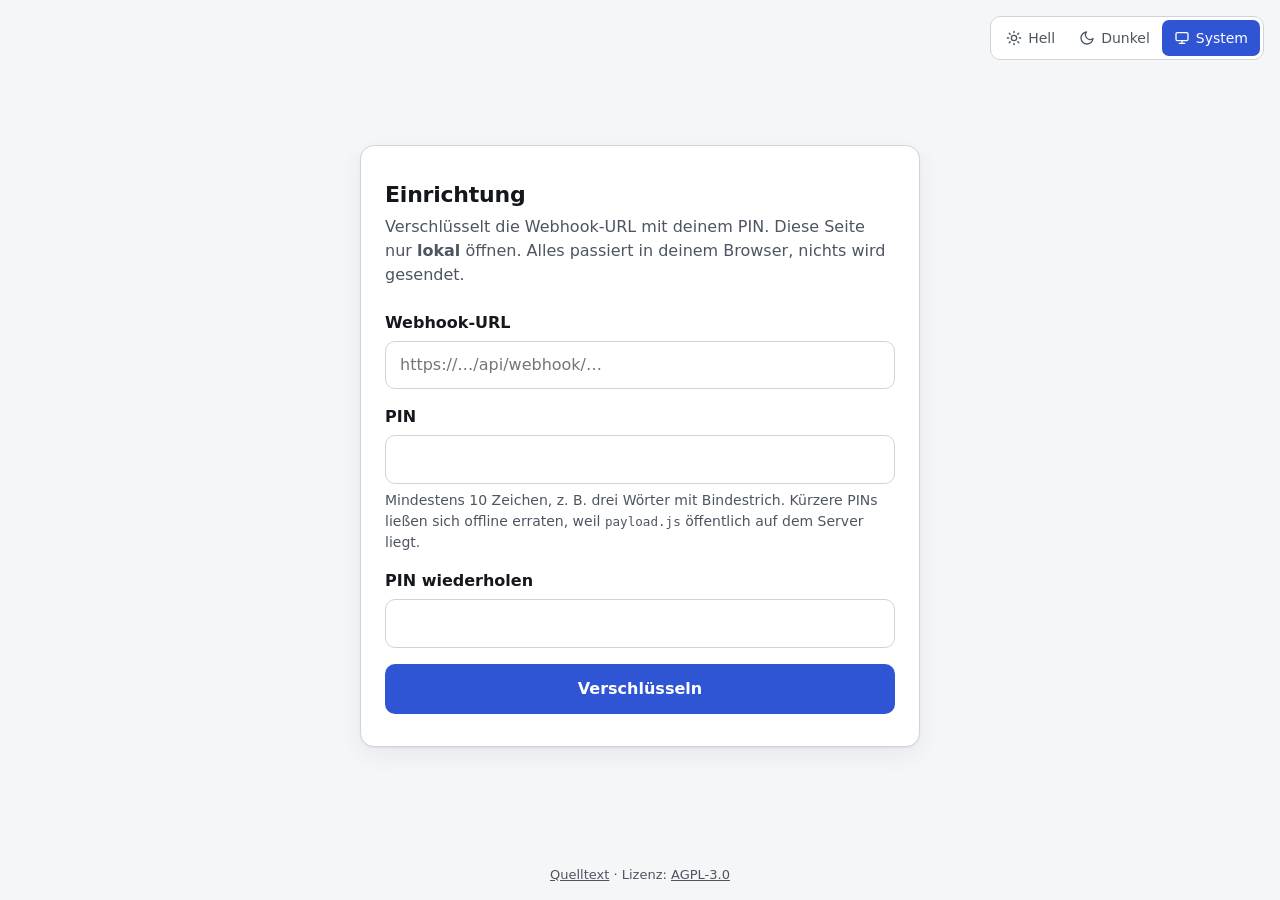
<file: setup.html>
<!DOCTYPE html>
<html lang="de">
<head>
<meta charset="UTF-8" />
<meta name="viewport" content="width=device-width, initial-scale=1.0" />
<meta name="robots" content="noindex, nofollow" />
<meta name="color-scheme" content="light dark" />
<title>Einrichtung</title>
<link rel="stylesheet" href="style.css" />
<script src="theme.js"></script>
<script src="setup.js" defer></script>
</head>
<body>
  <header>
    <fieldset class="theme-switch">
      <legend>Farbschema</legend>
      <input type="radio" name="theme" id="theme-light" value="light" />
      <label for="theme-light">
        <svg viewBox="0 0 24 24" fill="none" stroke="currentColor" stroke-width="2" stroke-linecap="round" aria-hidden="true"><circle cx="12" cy="12" r="4"/><path d="M12 2v2M12 20v2M4.9 4.9l1.4 1.4M17.7 17.7l1.4 1.4M2 12h2M20 12h2M4.9 19.1l1.4-1.4M17.7 6.3l1.4-1.4"/></svg>
        <span class="txt">Hell</span>
      </label>
      <input type="radio" name="theme" id="theme-dark" value="dark" />
      <label for="theme-dark">
        <svg viewBox="0 0 24 24" fill="none" stroke="currentColor" stroke-width="2" stroke-linecap="round" stroke-linejoin="round" aria-hidden="true"><path d="M21 12.8A9 9 0 1 1 11.2 3a7 7 0 0 0 9.8 9.8z"/></svg>
        <span class="txt">Dunkel</span>
      </label>
      <input type="radio" name="theme" id="theme-system" value="system" />
      <label for="theme-system">
        <svg viewBox="0 0 24 24" fill="none" stroke="currentColor" stroke-width="2" stroke-linecap="round" stroke-linejoin="round" aria-hidden="true"><rect x="3" y="4" width="18" height="12" rx="2"/><path d="M8 20h8M12 16v4"/></svg>
        <span class="txt">System</span>
      </label>
    </fieldset>
  </header>

  <main>
    <div class="card wide">
      <h1>Einrichtung</h1>
      <p class="lead">Verschlüsselt die Webhook-URL mit deinem PIN. Diese Seite nur
        <strong>lokal</strong> öffnen. Alles passiert in deinem Browser, nichts wird gesendet.</p>

      <form id="setupForm" autocomplete="off">
        <label class="field" for="url">Webhook-URL</label>
        <input class="input" id="url" type="url" required
               placeholder="https://…/api/webhook/…" spellcheck="false" />

        <label class="field" for="pin">PIN</label>
        <input class="input pin" id="pin" type="password" required minlength="10"
               aria-describedby="pinHint" />
        <p class="hint" id="pinHint">Mindestens 10 Zeichen, z. B. drei Wörter mit Bindestrich. Kürzere PINs ließen sich offline erraten, weil <code>payload.js</code> öffentlich auf dem Server liegt.</p>

        <label class="field" for="pin2">PIN wiederholen</label>
        <input class="input pin" id="pin2" type="password" required />

        <button class="btn" id="goBtn" type="submit">Verschlüsseln</button>
      </form>

      <div class="status" id="status" role="status" aria-live="polite">
        <span id="statusIcon"></span>
        <div id="statusText"></div>
      </div>

      <section id="result" class="hidden" aria-labelledby="resultTitle">
        <hr />
        <label class="field" id="resultTitle" for="out">Inhalt für <code>payload.js</code></label>
        <textarea class="input" id="out" readonly spellcheck="false"></textarea>
        <div class="btn-row">
          <button class="btn" id="downloadBtn" type="button">payload.js herunterladen</button>
          <button class="btn secondary" id="copyBtn" type="button">Kopieren</button>
        </div>
      </section>
    </div>
  </main>

  <footer>
    <a href="https://github.com/listiges-kaenguru/ha-nachbarschaftshilfe">Quelltext</a>
    · Lizenz: <a href="https://www.gnu.org/licenses/agpl-3.0.html">AGPL-3.0</a>
  </footer>
</body>
</html>
</file>
<file: style.css>
:root {
  --bg: #f5f6f8;
  --surface: #ffffff;
  --text: #14171c;
  --muted: #4d5561;
  --border: #cfd4db;
  --accent: #2f55d4;
  --accent-hover: #2446b8;
  --on-accent: #ffffff;
  --focus: #2f55d4;
  --info-bg: #eaf0ff;   --info-fg: #1d3a9c;   --info-bd: #b4c5f5;
  --ok-bg: #e8f6ee;     --ok-fg: #155c34;     --ok-bd: #a7dbbd;
  --err-bg: #fdecec;    --err-fg: #9b1c1c;    --err-bd: #f1b0b0;
  --shadow: 0 1px 2px rgba(20,23,28,.06), 0 8px 24px rgba(20,23,28,.06);
  color-scheme: light;
}
@media (prefers-color-scheme: dark) {
  :root:not([data-theme="light"]) {
    --bg: #101216;
    --surface: #191c22;
    --text: #e8eaee;
    --muted: #a4abb6;
    --border: #343a44;
    --accent: #8aa2ff;
    --accent-hover: #a5b8ff;
    --on-accent: #0c0f1a;
    --focus: #a5b8ff;
    --info-bg: #1a2240;   --info-fg: #c4d1ff;   --info-bd: #34427a;
    --ok-bg: #122a1d;     --ok-fg: #a8e6c1;     --ok-bd: #25563a;
    --err-bg: #331617;    --err-fg: #ffbcbc;    --err-bd: #6b2a2c;
    --shadow: 0 1px 2px rgba(0,0,0,.4), 0 8px 24px rgba(0,0,0,.3);
    color-scheme: dark;
  }
}
:root[data-theme="dark"] {
  --bg: #101216;
  --surface: #191c22;
  --text: #e8eaee;
  --muted: #a4abb6;
  --border: #343a44;
  --accent: #8aa2ff;
  --accent-hover: #a5b8ff;
  --on-accent: #0c0f1a;
  --focus: #a5b8ff;
  --info-bg: #1a2240;   --info-fg: #c4d1ff;   --info-bd: #34427a;
  --ok-bg: #122a1d;     --ok-fg: #a8e6c1;     --ok-bd: #25563a;
  --err-bg: #331617;    --err-fg: #ffbcbc;    --err-bd: #6b2a2c;
  --shadow: 0 1px 2px rgba(0,0,0,.4), 0 8px 24px rgba(0,0,0,.3);
  color-scheme: dark;
}

* { box-sizing: border-box; }
html { -webkit-text-size-adjust: 100%; }
body {
  margin: 0;
  min-height: 100vh;
  min-height: 100dvh;
  display: flex;
  flex-direction: column;
  font-family: system-ui, -apple-system, "Segoe UI", Roboto, sans-serif;
  font-size: 1rem;
  line-height: 1.5;
  background: var(--bg);
  color: var(--text);
}

header {
  display: flex;
  justify-content: flex-end;
  padding: 16px;
}
main {
  flex: 1;
  display: flex;
  align-items: center;
  justify-content: center;
  padding: 0 16px 48px;
}
footer {
  padding: 0 16px 16px;
  text-align: center;
  font-size: .8125rem;
  color: var(--muted);
}
footer a { color: inherit; }
footer a:hover { color: var(--text); }

.card {
  width: 100%;
  max-width: 400px;
  background: var(--surface);
  border: 1px solid var(--border);
  border-radius: 14px;
  padding: 32px 24px;
  box-shadow: var(--shadow);
}
.card.wide { max-width: 560px; }
h1 {
  margin: 0 0 4px;
  font-size: 1.375rem;
  font-weight: 650;
  letter-spacing: -.01em;
}
.lead {
  margin: 0 0 24px;
  color: var(--muted);
}
.hint {
  margin: -10px 0 16px;
  font-size: .875rem;
  color: var(--muted);
}
code {
  font-family: ui-monospace, "SFMono-Regular", Menlo, Consolas, monospace;
  font-size: .9em;
}

label.field {
  display: block;
  font-weight: 600;
  margin-bottom: 6px;
}
.input {
  display: block;
  width: 100%;
  min-height: 48px;
  padding: 10px 14px;
  margin-bottom: 16px;
  font: inherit;
  color: var(--text);
  background: var(--surface);
  border: 1px solid var(--border);
  border-radius: 10px;
}
.input:disabled { opacity: .6; }
.input[aria-invalid="true"] { border-color: var(--err-fg); }
input.pin {
  font-size: 1.125rem;
  letter-spacing: .15em;
}
textarea.input {
  min-height: 120px;
  resize: vertical;
  font-family: ui-monospace, "SFMono-Regular", Menlo, Consolas, monospace;
  font-size: .8125rem;
  word-break: break-all;
}

.btn {
  width: 100%;
  min-height: 48px;
  padding: 12px 20px;
  font: inherit;
  font-weight: 600;
  color: var(--on-accent);
  background: var(--accent);
  border: 1px solid transparent;
  border-radius: 10px;
  cursor: pointer;
  transition: background-color .15s;
}
.btn:hover:not(:disabled) { background: var(--accent-hover); }
.btn:disabled { opacity: .55; cursor: not-allowed; }
.btn.secondary {
  color: var(--text);
  background: transparent;
  border-color: var(--border);
}
.btn.secondary:hover:not(:disabled) { background: var(--bg); }
.btn-row {
  display: flex;
  flex-wrap: wrap;
  gap: 8px;
}
.btn-row .btn { flex: 1 1 180px; }

:focus-visible {
  outline: 3px solid var(--focus);
  outline-offset: 2px;
}
.input:focus-visible { outline-offset: 0; border-color: var(--focus); }

.hidden { display: none !important; }

hr {
  margin: 28px 0 24px;
  border: 0;
  border-top: 1px solid var(--border);
}

.status {
  display: none;
  align-items: flex-start;
  gap: 10px;
  margin-top: 16px;
  padding: 12px 14px;
  border: 1px solid;
  border-radius: 10px;
  font-size: .9375rem;
}
.status.show { display: flex; }
.status.loading { background: var(--info-bg); color: var(--info-fg); border-color: var(--info-bd); }
.status.success { background: var(--ok-bg);   color: var(--ok-fg);   border-color: var(--ok-bd); }
.status.error   { background: var(--err-bg);  color: var(--err-fg);  border-color: var(--err-bd); }
.status svg { flex: none; width: 20px; height: 20px; margin-top: 1px; }
.spinner { animation: spin .8s linear infinite; }
@keyframes spin { to { transform: rotate(360deg); } }

/* Umschalter für das Farbschema */
.theme-switch {
  display: inline-flex;
  margin: 0;
  padding: 3px;
  border: 1px solid var(--border);
  border-radius: 10px;
  background: var(--surface);
}
.theme-switch legend {
  position: absolute;
  width: 1px; height: 1px;
  overflow: hidden;
  clip: rect(0 0 0 0);
  white-space: nowrap;
}
.theme-switch input {
  position: absolute;
  opacity: 0;
  pointer-events: none;
}
.theme-switch label {
  display: inline-flex;
  align-items: center;
  gap: 6px;
  min-height: 36px;
  padding: 6px 12px;
  border-radius: 7px;
  font-size: .875rem;
  color: var(--muted);
  cursor: pointer;
  user-select: none;
}
.theme-switch label svg { width: 16px; height: 16px; }
.theme-switch input:checked + label {
  background: var(--accent);
  color: var(--on-accent);
}
.theme-switch input:focus-visible + label {
  outline: 3px solid var(--focus);
  outline-offset: 1px;
}
@media (max-width: 380px) {
  .theme-switch .txt { display: none; }
}

@media (prefers-reduced-motion: reduce) {
  *, *::before, *::after { animation-duration: 1.5s !important; transition: none !important; }
}
@media (forced-colors: active) {
  .theme-switch input:checked + label { outline: 2px solid CanvasText; }
}
</file>
